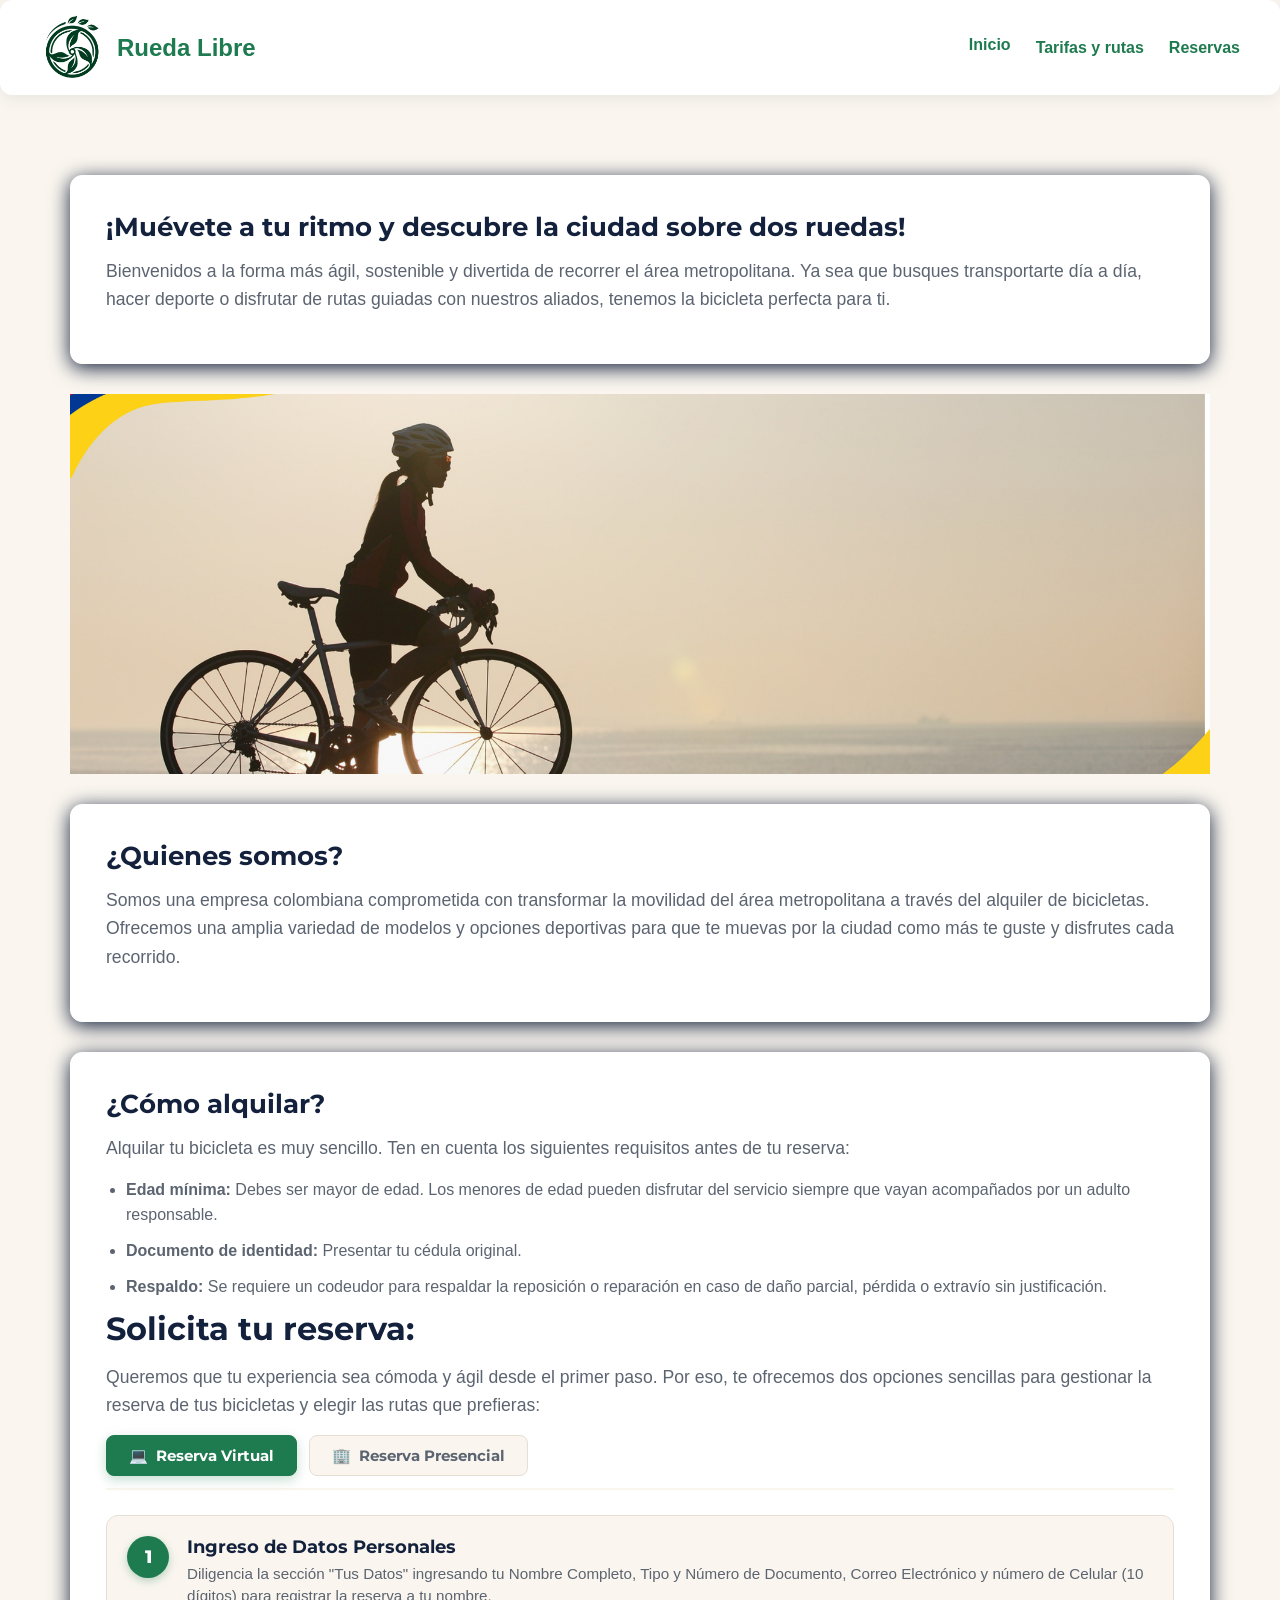
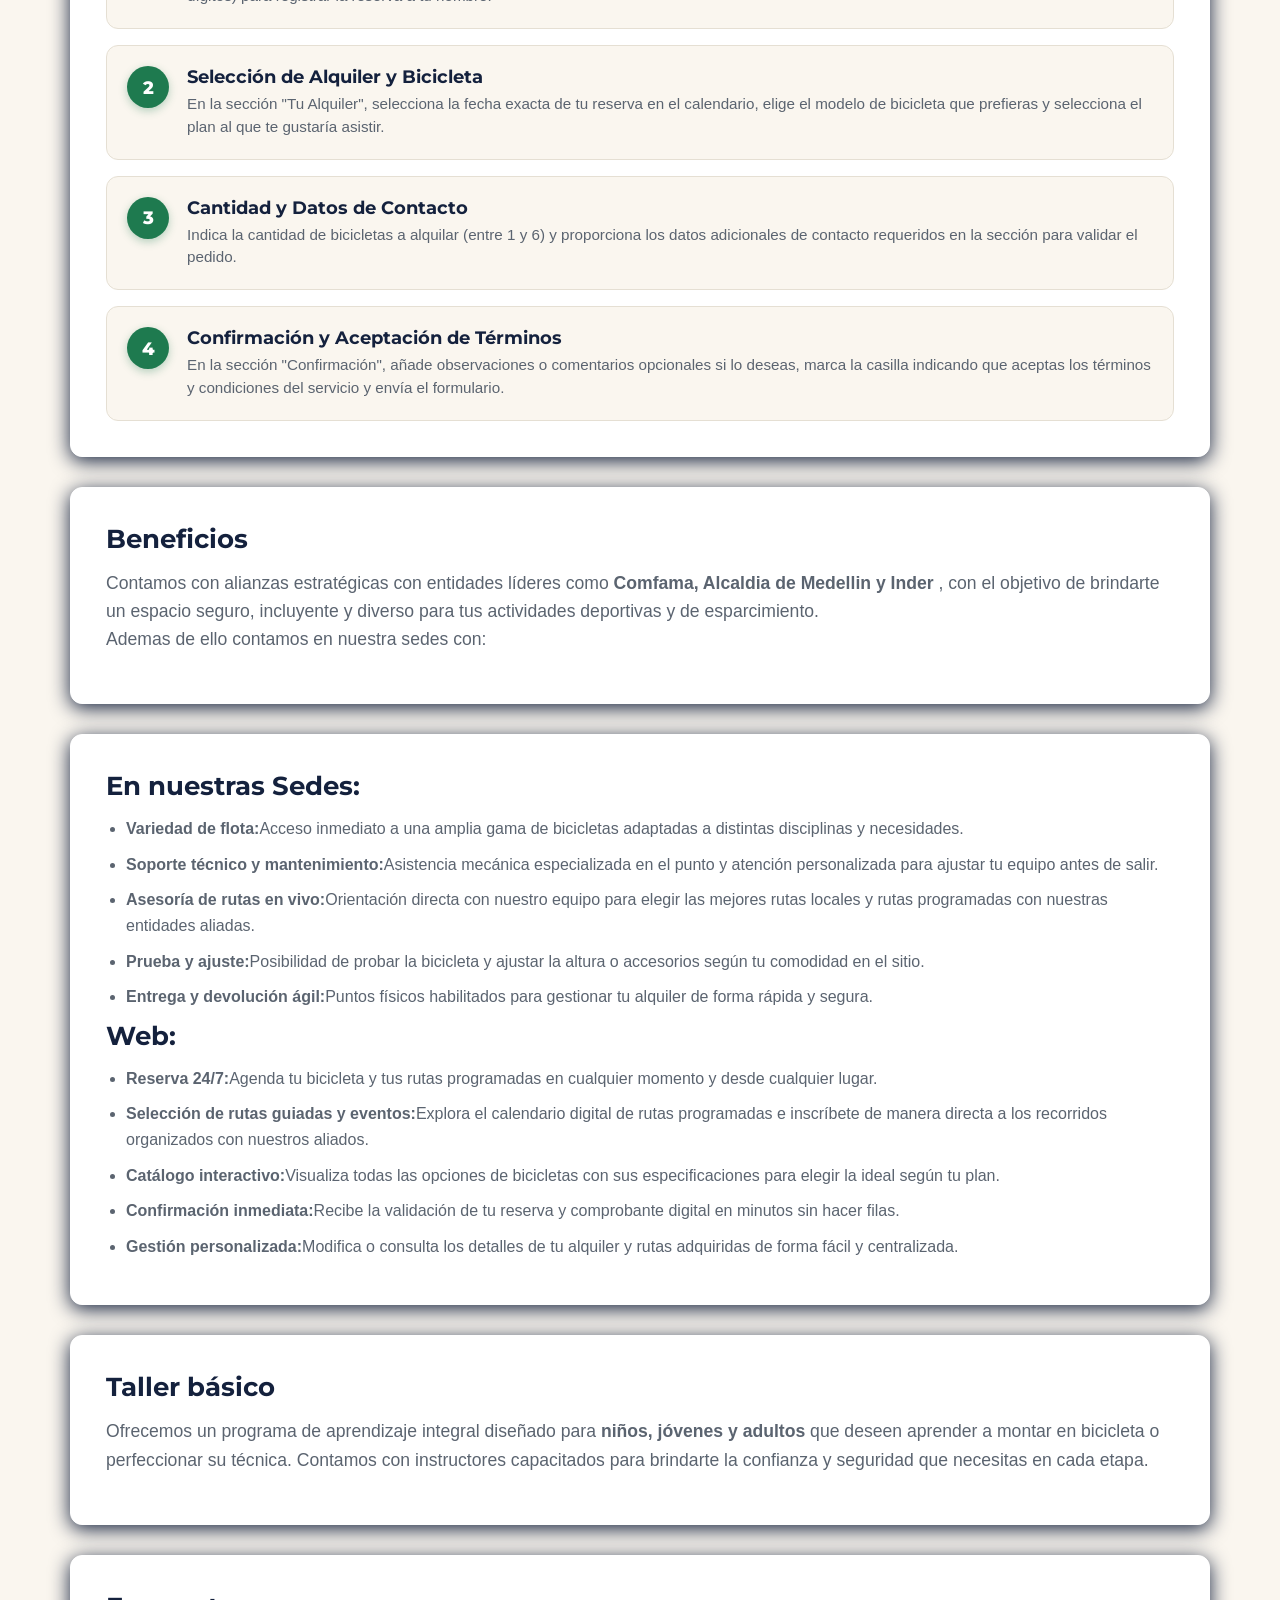
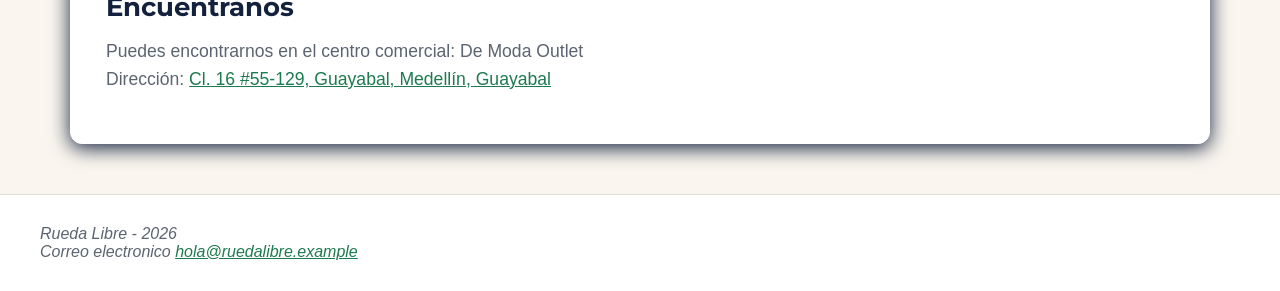
<file: index.html>
<!DOCTYPE html>
<html lang="es">
<!--Estructura HTML Y Head-->

<head>
    <meta charset="UTF-8">
    <meta name="viewport" content="width=device-width, initial-scale=1.0">
    <meta name="description"
        content="Rueda Libre es una empresa que fomenta para la movilidad sostenible y el uso de bicicletas en la ciudad por medio del modelo de alquiler.">
    <meta name="author" content="Nodo Digital">
    <title>Rueda Libre | Alquiler de bicicletas en Medellín</title>
    <link rel="shortcut icon" href="img/logos/Logo.png" type="image/x-icon">
    <link rel="preconnect" href="https://fonts.googleapis.com">
    <link rel="preconnect" href="https://fonts.gstatic.com" crossorigin>
    <link href="https://fonts.googleapis.com/css2?family=Montserrat:wght@700&display=swap" rel="stylesheet">
    <link rel="stylesheet" href="css/styles.css">
</head>

<body>
    <!--Header con titulo y secmento de barra nav-->
    <header id="Header">
        <div class="logo-container">
            <a href="index.html">
                <img src="img/logos/Logo.png" alt="Logo Rueda Libre"></a>
            <h1><a href="index.html">Rueda Libre</a></h1>

        </div>


        <!--Lista de enlaces-->
        <nav id="solicitud">
            <!-- Botón de las tres líneas (Menú Hamburguesa) -->
            <button class="menu-toggle" aria-label="Abrir menú">☰</button>
            <ul class="menu-principal">
                <!-- Menú desplegable para Inicio -->
                <li class="dropdown">
                    <a href="index.html">Inicio</a>
                    <ul class="dropdown-content">
                        <li><a href="#somos">¿Quiénes somos?</a></li>
                        <li><a href="#como">¿Cómo alquilar?</a></li>
                        <li><a href="#Beneficios">Beneficios</a></li>
                        <li><a href="#encuentranos">Encuéntranos</a></li>
                    </ul>
                </li>
                <!-- Enlaces principales afuera del desplegable -->
                <li><a href="paginas/tarifas.html">Tarifas y rutas</a></li>
                <li><a href="paginas/reserva.html">Reservas</a></li>
            </ul>
        </nav>
    </header>

    <!--Contenido principal y único de la página -->
    <main id="cuerpo">
        <!--Margen-->
        <div class="hero-container"></div>
        <article class="card" id="Bienvenida">
            <h2>¡Muévete a tu ritmo y descubre la ciudad sobre dos ruedas!</h2>
            <p>Bienvenidos a la forma más ágil, sostenible y divertida de recorrer el área metropolitana. Ya sea que
                busques transportarte día a día, hacer deporte o disfrutar de rutas guiadas con nuestros aliados,
                tenemos la bicicleta perfecta para ti.</p>
        </article>

        <!--Banner publicitario 1 -->
        <img src="img/Recursos/banner.png" alt="Bicicleta de alquiler" class="hero-img">

        <!--Bloque Quienes somos-->
        <article class="card" id="somos">
            <h2 tabindex="0">¿Quienes somos?</h2>
            <p>Somos una empresa colombiana comprometida con transformar la movilidad del área metropolitana a través
                del alquiler de bicicletas. Ofrecemos una amplia variedad de modelos y opciones deportivas para que te
                muevas por la ciudad como más te guste y disfrutes cada recorrido.
            </p>
        </article>

        <!--Bloque Alquiler-->
        <article class="card" id="como">
            <h2 tabindex="0">¿Cómo alquilar?</h2>
            <p>Alquilar tu bicicleta es muy sencillo. Ten en cuenta los siguientes requisitos antes de tu reserva:</p>
            <ul>
                <li><strong>Edad mínima:</strong> Debes ser mayor de edad. Los menores de edad pueden disfrutar del
                    servicio siempre que vayan acompañados por un adulto responsable.</li>
                <li><strong>Documento de identidad:</strong> Presentar tu cédula original.</li>
                <li><strong>Respaldo:</strong> Se requiere un codeudor para respaldar la reposición o reparación en caso
                    de daño parcial, pérdida o extravío sin justificación.</li>
            </ul>
            <!--Menu de pestanas-->
            <section>
                <div class="section-cabecera">
            </section>
            <h3 tabindex="0">Solicita tu reserva:</h3>
            <p>Queremos que tu experiencia sea cómoda y ágil desde el primer paso. Por eso, te ofrecemos dos opciones
                sencillas para gestionar la reserva de tus bicicletas y elegir las rutas que prefieras:</p>
            </div>
            <!-- Selector de pestañas -->
            <!-- Selector de pestañas -->
            <div class="tab-buttons">
                <button class="tab-btn active" onclick="switchTab(event, 'tab-virtual')">
                    <span>💻</span> Reserva Virtual
                </button>
                <button class="tab-btn" onclick="switchTab(event, 'tab-presencial')">
                    <span>🏢</span> Reserva Presencial
                </button>
            </div>

            <!-- Pestaña 1: Reserva Virtual -->
            <div id="tab-virtual" class="tab-pane active">
                <div class="steps-grid">
                    <div class="step-item">
                        <div class="step-badge virtual">1</div>
                        <div class="step-content">
                            <h3>Ingreso de Datos Personales</h3>
                            <p>Diligencia la sección "Tus Datos" ingresando tu Nombre Completo, Tipo y Número de
                                Documento, Correo Electrónico y número de Celular (10 dígitos) para registrar la reserva
                                a tu nombre.</p>
                        </div>
                    </div>

                    <div class="step-item">
                        <div class="step-badge virtual">2</div>
                        <div class="step-content">
                            <h3>Selección de Alquiler y Bicicleta</h3>
                            <p>En la sección "Tu Alquiler", selecciona la fecha exacta de tu reserva en el calendario,
                                elige el modelo de bicicleta que prefieras y selecciona el plan al que te gustaría
                                asistir.</p>
                        </div>
                    </div>

                    <div class="step-item">
                        <div class="step-badge virtual">3</div>
                        <div class="step-content">
                            <h3>Cantidad y Datos de Contacto</h3>
                            <p>Indica la cantidad de bicicletas a alquilar (entre 1 y 6) y proporciona los datos
                                adicionales de contacto requeridos en la sección para validar el pedido.</p>
                        </div>
                    </div>

                    <div class="step-item">
                        <div class="step-badge virtual">4</div>
                        <div class="step-content">
                            <h3>Confirmación y Aceptación de Términos</h3>
                            <p>En la sección "Confirmación", añade observaciones o comentarios opcionales si lo deseas,
                                marca la casilla indicando que aceptas los términos y condiciones del servicio y envía
                                el formulario.</p>
                        </div>
                    </div>
                </div>
            </div>

            <!-- Pestaña 2: Reserva Presencial -->
            <div id="tab-presencial" class="tab-pane">
                <div class="steps-grid">
                    <div class="step-item">
                        <div class="step-badge presencial">1</div>
                        <div class="step-content">
                            <h3>Acreditación en Ventanilla</h3>
                            <p>Acércate al módulo de atención y presenta tu documento de identidad original para que el
                                encargado verifique tus datos en el sistema.</p>
                        </div>
                    </div>

                    <div class="step-item">
                        <div class="step-badge presencial">2</div>
                        <div class="step-content">
                            <h3>Elección e Inspección de la Bicicleta</h3>
                            <p>Selecciona el modelo disponible en el punto de atención y realiza una breve inspección
                                física junto al personal para verificar que los frenos, llantas y luces estén en buen
                                estado.</p>
                        </div>
                    </div>

                    <div class="step-item">
                        <div class="step-badge presencial">3</div>
                        <div class="step-content">
                            <h3>Acuerdo de Horarios y Servicios Extra</h3>
                            <p>Define la cantidad de tiempo que usaremos la bicicleta e indica si requieres accesorios
                                adicionales (como casco, candado de alta seguridad o portaequipaje).</p>
                        </div>
                    </div>

                    <div class="step-item">
                        <div class="step-badge presencial">4</div>
                        <div class="step-content">
                            <h3>Firma de Contrato y Pago</h3>
                            <p>Firma el formulario físico (o firma digital en tablet) con los términos y condiciones del
                                servicio, y realiza el pago en efectivo o con datáfono.</p>
                        </div>
                    </div>

                    <div class="step-item">
                        <div class="step-badge presencial">5</div>
                        <div class="step-content">
                            <h3>Entrega e Instrucciones de Uso</h3>
                            <p>Recibe la bicicleta junto con las llaves del candado y una breve explicación sobre las
                                normas de circulación y los puntos autorizados de devolución.</p>
                        </div>
                    </div>
                </div>
            </div>
            </section>
        </article>

        <!--Bloque Beneficios-->
        <article class="card" id="Beneficios">
            <h2 tabindex="0">Beneficios</h2>
            <p>Contamos con alianzas estratégicas con entidades líderes como <strong>Comfama, Alcaldia de
                    Medellin y Inder</strong> , con el objetivo de brindarte un espacio seguro, incluyente y diverso
                para tus actividades deportivas y de esparcimiento. <br>
                Ademas de ello contamos en nuestra sedes con:</p>
        </article>

        <!--Benefecios Sede-->
        <article class="card" id="Sede">
            <h2 tabindex="0">En nuestras Sedes:</h2>
            <ul>
                <li><strong>Variedad de flota:</strong>Acceso inmediato a una amplia gama de bicicletas adaptadas a
                    distintas disciplinas y necesidades.</li>
                <li><strong>Soporte técnico y mantenimiento:</strong>Asistencia mecánica especializada en el punto y
                    atención personalizada para ajustar tu equipo antes de salir.</li>
                <li><strong>Asesoría de rutas en vivo:</strong>Orientación directa con nuestro equipo para elegir
                    las mejores rutas locales y rutas programadas con nuestras entidades aliadas.</li>
                <li><strong>Prueba y ajuste:</strong>Posibilidad de probar la bicicleta y ajustar la altura o
                    accesorios según tu comodidad en el sitio.</li>
                <li><strong>Entrega y devolución ágil:</strong>Puntos físicos habilitados para gestionar tu alquiler
                    de forma rápida y segura.</li>
            </ul>
            <!--Beneficios Web-->
            <h2>Web:</h2>
            <ul>
                <li><strong>Reserva 24/7:</strong>Agenda tu bicicleta y tus rutas programadas en cualquier momento y
                    desde cualquier lugar.</li>
                <li><strong>Selección de rutas guiadas y eventos:</strong>Explora el calendario digital de rutas
                    programadas e inscríbete de manera directa a los recorridos organizados con nuestros aliados.
                </li>
                <li><strong>Catálogo interactivo:</strong>Visualiza todas las opciones de bicicletas con sus
                    especificaciones para elegir la ideal según tu plan.</li>
                <li><strong>Confirmación inmediata:</strong>Recibe la validación de tu reserva y comprobante digital
                    en
                    minutos sin hacer filas.</li>
                <li><strong>Gestión personalizada:</strong>Modifica o consulta los detalles de tu alquiler y rutas
                    adquiridas de forma fácil y centralizada.</li>
            </ul>
        </article>

        <article class="card" id="taller">
            <h2 tabindex="0">Taller básico</h2>
            <p>Ofrecemos un programa de aprendizaje integral diseñado para <strong>niños, jóvenes y adultos</strong>
                que deseen
                aprender a montar en bicicleta o perfeccionar su técnica. Contamos con instructores capacitados para
                brindarte la confianza y seguridad que necesitas en cada etapa.</p>
        </article>

        <article class="card" id="encuentranos">
            <h2 tabindex="0">Encuentranos</h2>
            <p>Puedes encontrarnos en el centro comercial: De Moda Outlet <br>
                Dirección: <a href="https://maps.app.goo.gl/QdZTCFtZoWYCsube9" target="_blank">Cl. 16 #55-129, Guayabal, Medellín, Guayabal</a></p>
        </article>
    </main>

    <!--Pie de pagina-->
    <footer id="pie-pagina">
        <address>
            Rueda Libre - 2026 <br>
            Correo electronico <a href="mailto:hola@ruedalibre.example" target="_blank"
                rel="noopener noreferrer">hola@ruedalibre.example</a>
        </address>
    </footer>

    <!--Scripts (Esto esta hecho con IA)-->
    <script>
        const btnToggle = document.querySelector('.menu-toggle');
        const menuPrincipal = document.querySelector('.menu-principal');

        if (btnToggle && menuPrincipal) {
            btnToggle.addEventListener('click', () => {
                menuPrincipal.classList.toggle('activo');
            });
        }
    </script>
    <script>
        function switchTab(event, tabId) {
            // Desactivar todos los botones
            const buttons = document.querySelectorAll('.tab-btn');
            buttons.forEach(btn => btn.classList.remove('active'));

            // Ocultar todas las pestañas
            const panes = document.querySelectorAll('.tab-pane');
            panes.forEach(pane => pane.classList.remove('active'));

            // Activar la pestaña y el botón seleccionado
            event.currentTarget.classList.add('active');
            document.getElementById(tabId).classList.add('active');
        }
    </script>
</body>

</html>
</file>
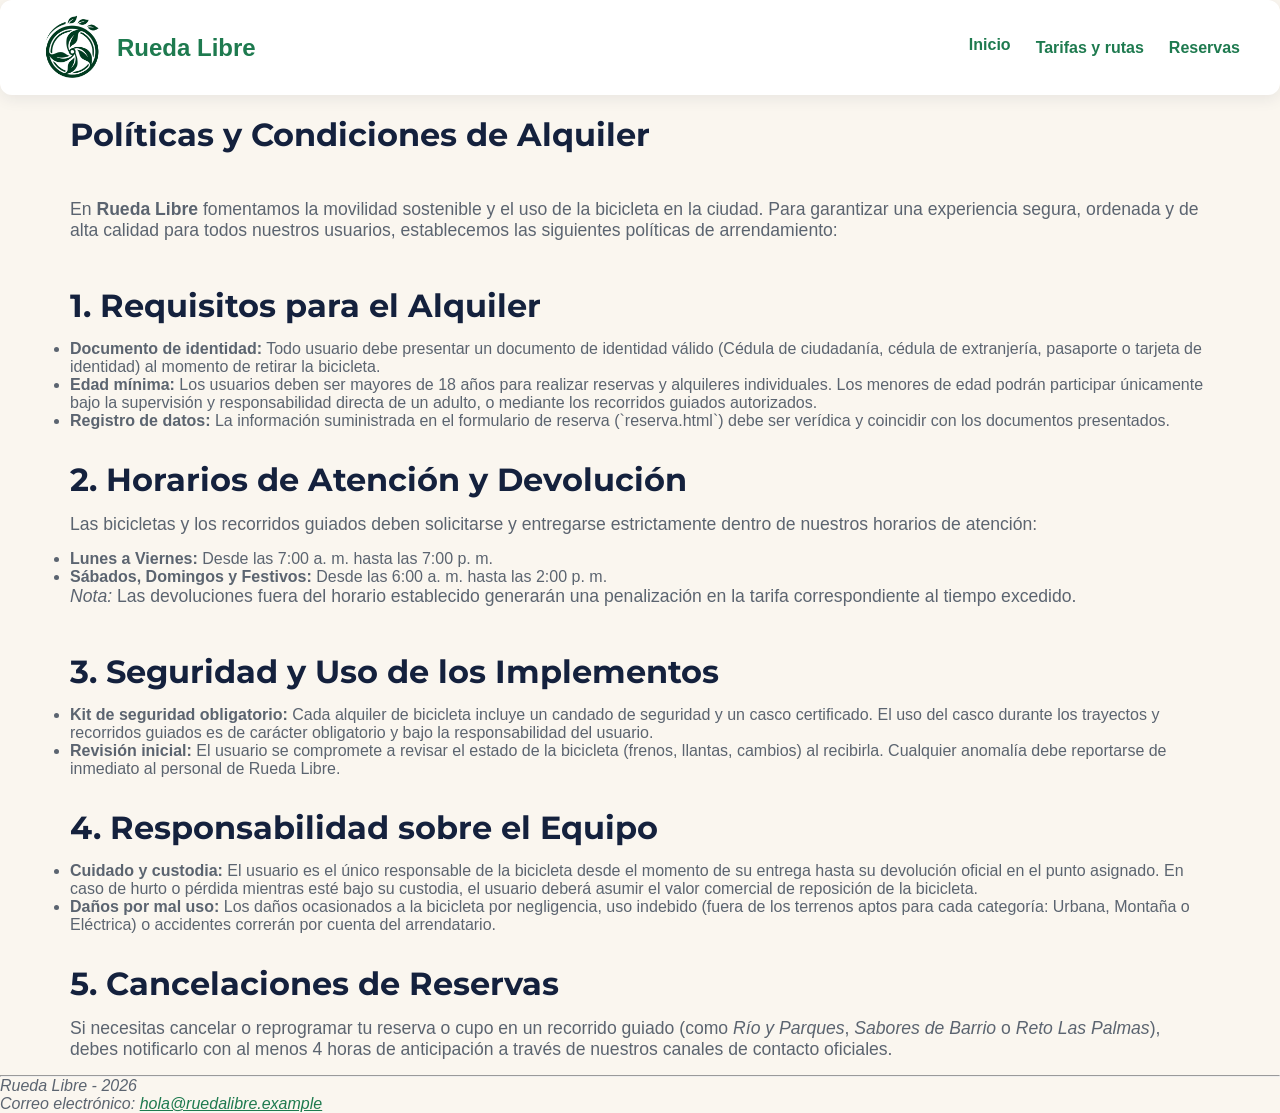
<file: paginas/politicas.html>
<!DOCTYPE html>
<html lang="es">

<head>
    <meta charset="UTF-8">
    <meta name="viewport" content="width=device-width, initial-scale=1.0">
    <meta name="description"
        content="Rueda Libre es una empresa que fomenta para la movilidad sostenible y el uso de bicicletas en la ciudad por medio del modelo de alquiler.">
    <meta name="author" content="Nodo Digital">
    <title>Rueda Libre | Alquiler de bicicletas en Medellín</title>
    <link rel="shortcut icon" href="img/logos/Logo.png" type="image/x-icon">
    <link rel="preconnect" href="https://fonts.googleapis.com">
    <link rel="preconnect" href="https://fonts.gstatic.com" crossorigin>
    <link href="https://fonts.googleapis.com/css2?family=Montserrat:wght@700&display=swap" rel="stylesheet">
    <link rel="stylesheet" href="../css/styles.css">
</head>

<body>
    <!--Header con titulo y secmento de barra nav-->
    <header id="Header">
        <div class="logo-container">
            <a href="../index.html">
                <img src="../img/logos/Logo.png" alt="Logo Rueda Libre"></a>
            <h1><a href="../index.html">Rueda Libre</a></h1>
        </div>

        <!--Lista de enlaces-->
        <nav id="solicitud">
            <!-- Botón de las tres líneas (Menú Hamburguesa) -->
            <button class="menu-toggle" aria-label="Abrir menú">☰</button>
            <ul class="menu-principal">
                <!-- Menú desplegable para Inicio -->
                <li class="dropdown">
                    <a href="../index.html">Inicio</a>
                    <ul class="dropdown-content">
                        <li><a href="../index.html#somos">¿Quiénes somos?</a></li>
                        <li><a href="#Beneficios">Beneficios</a></li>
                        <li><a href="#como">¿Cómo alquilar?</a></li>
                        <li><a href="#encuentranos">Encuéntranos</a></li>
                    </ul>
                </li>
                <!-- Enlaces principales afuera del desplegable -->
                <li><a href="tarifas.html">Tarifas y rutas</a></li>
                <li><a href="reserva.html">Reservas</a></li>
            </ul>
        </nav>
    </header>

    <!-- Contenido Principal -->
    <main id="cuerpo">
        <h2 tabindex="0">Políticas y Condiciones de Alquiler</h2>
        <p>En <strong>Rueda Libre</strong> fomentamos la movilidad sostenible y el uso de la bicicleta en la ciudad. Para garantizar una experiencia segura, ordenada y de alta calidad para todos nuestros usuarios, establecemos las siguientes políticas de arrendamiento:</p>

        <!-- Sección 1 -->
        <section id="requisitos">
            <h3 tabindex="0">1. Requisitos para el Alquiler</h3>
            <ul>
                <li><strong>Documento de identidad:</strong> Todo usuario debe presentar un documento de identidad válido (Cédula de ciudadanía, cédula de extranjería, pasaporte o tarjeta de identidad) al momento de retirar la bicicleta.</li>
                <li><strong>Edad mínima:</strong> Los usuarios deben ser mayores de 18 años para realizar reservas y alquileres individuales. Los menores de edad podrán participar únicamente bajo la supervisión y responsabilidad directa de un adulto, o mediante los recorridos guiados autorizados.</li>
                <li><strong>Registro de datos:</strong> La información suministrada en el formulario de reserva (`reserva.html`) debe ser verídica y coincidir con los documentos presentados.</li>
            </ul>
        </section>

        <!-- Sección 2 -->
        <section id="horarios-prestamo">
            <h3 tabindex="0">2. Horarios de Atención y Devolución</h3>
            <p>Las bicicletas y los recorridos guiados deben solicitarse y entregarse estrictamente dentro de nuestros horarios de atención:</p>
            <ul>
                <li><strong>Lunes a Viernes:</strong> Desde las 7:00 a. m. hasta las 7:00 p. m.</li>
                <li><strong>Sábados, Domingos y Festivos:</strong> Desde las 6:00 a. m. hasta las 2:00 p. m.</li>
            </ul>
            <p><em>Nota:</em> Las devoluciones fuera del horario establecido generarán una penalización en la tarifa correspondiente al tiempo excedido.</p>
        </section>

        <!-- Sección 3 -->
        <section id="implementos-seguridad">
            <h3 tabindex="0">3. Seguridad y Uso de los Implementos</h3>
            <ul>
                <li><strong>Kit de seguridad obligatorio:</strong> Cada alquiler de bicicleta incluye un candado de seguridad y un casco certificado. El uso del casco durante los trayectos y recorridos guiados es de carácter obligatorio y bajo la responsabilidad del usuario.</li>
                <li><strong>Revisión inicial:</strong> El usuario se compromete a revisar el estado de la bicicleta (frenos, llantas, cambios) al recibirla. Cualquier anomalía debe reportarse de inmediato al personal de Rueda Libre.</li>
            </ul>
        </section>

        <!-- Sección 4 -->
        <section id="responsabilidad-danos">
            <h3 tabindex="0">4. Responsabilidad sobre el Equipo</h3>
            <ul>
                <li><strong>Cuidado y custodia:</strong> El usuario es el único responsable de la bicicleta desde el momento de su entrega hasta su devolución oficial en el punto asignado. En caso de hurto o pérdida mientras esté bajo su custodia, el usuario deberá asumir el valor comercial de reposición de la bicicleta.</li>
                <li><strong>Daños por mal uso:</strong> Los daños ocasionados a la bicicleta por negligencia, uso indebido (fuera de los terrenos aptos para cada categoría: Urbana, Montaña o Eléctrica) o accidentes correrán por cuenta del arrendatario.</li>
            </ul>
        </section>

        <!-- Sección 5 -->
        <section id="cancelaciones">
            <h3 tabindex="0">5. Cancelaciones de Reservas</h3>
            <p>Si necesitas cancelar o reprogramar tu reserva o cupo en un recorrido guiado (como <em>Río y Parques</em>, <em>Sabores de Barrio</em> o <em>Reto Las Palmas</em>), debes notificarlo con al menos 4 horas de anticipación a través de nuestros canales de contacto oficiales.</p>
        </section>
    </main>

    <hr>

    <!-- Pie de página -->
    <footer>
        <address>
            Rueda Libre - 2026 <br>
            Correo electrónico: <a href="mailto:hola@ruedalibre.example" target="_blank" rel="noopener noreferrer">hola@ruedalibre.example</a>
        </address>
    </footer>
</body>

</html>
</file>
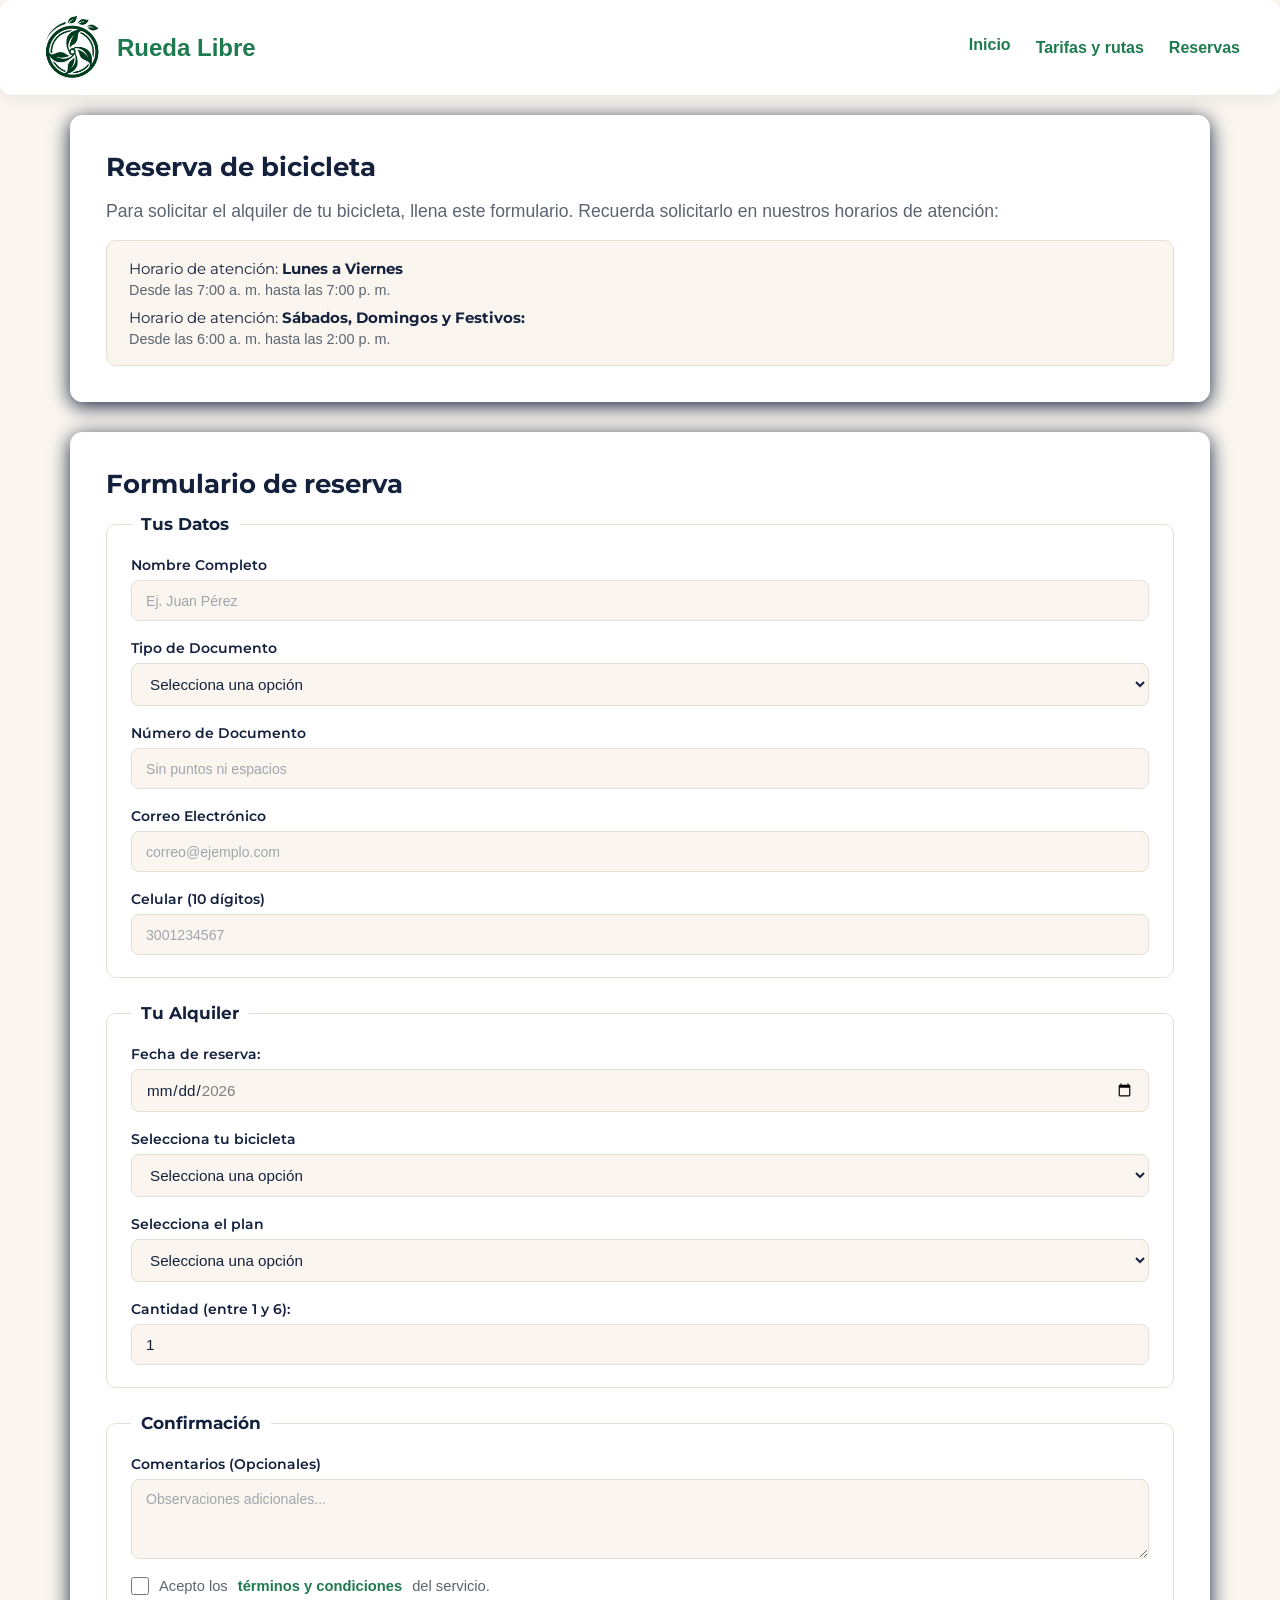
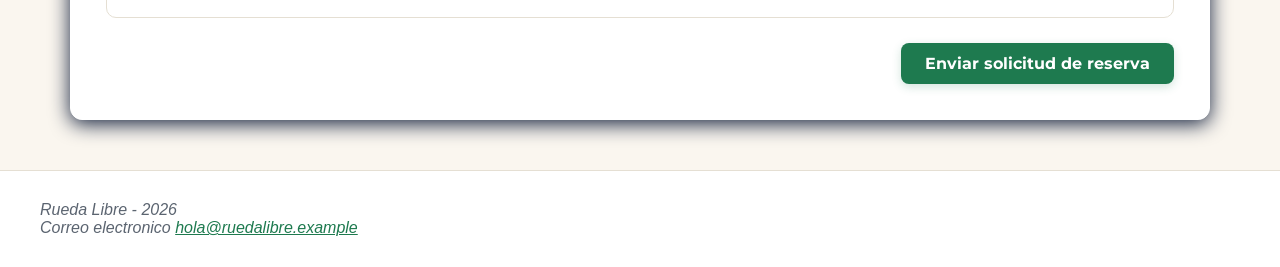
<file: paginas/reserva.html>
<!DOCTYPE html>
<html lang="es">

<head>
    <meta charset="UTF-8">
    <meta name="viewport" content="width=device-width, initial-scale=1.0">
    <meta name="description"
        content="Rueda Libre es una empresa que fomenta para la movilidad sostenible y el uso de bicicletas en la ciudad por medio del modelo de alquiler.">
    <meta name="author" content="Nodo Digital">
    <title>Rueda Libre | Alquiler de bicicletas en Medellín</title>
    <link rel="shortcut icon" href="img/logos/Logo.png" type="image/x-icon">
    <link rel="preconnect" href="https://fonts.googleapis.com">
    <link rel="preconnect" href="https://fonts.gstatic.com" crossorigin>
    <link href="https://fonts.googleapis.com/css2?family=Montserrat:wght@700&display=swap" rel="stylesheet">
    <link rel="stylesheet" href="../css/styles.css">

<body>
    <!--Header con titulo y secmento de barra nav-->
    <header id="Header">
        <div class="logo-container">
            <a href="../index.html">
                <img src="../img/logos/Logo.png" alt="Logo Rueda Libre"></a>
            <h1><a href="../index.html">Rueda Libre</a></h1>
        </div>

        <!--Lista de enlaces-->
        <nav id="solicitud">
            <!-- Botón de las tres líneas (Menú Hamburguesa) -->
            <button class="menu-toggle" aria-label="Abrir menú">☰</button>
            <ul class="menu-principal">
                <!-- Menú desplegable para Inicio -->
                <li class="dropdown">
                    <a href="index.html">Inicio</a>
                    <ul class="dropdown-content">
                        <li><a href="#somos">¿Quiénes somos?</a></li>
                        <li><a href="#como">¿Cómo alquilar?</a></li>
                        <li><a href="#Beneficios">Beneficios</a></li>
                        <li><a href="#encuentranos">Encuéntranos</a></li>
                    </ul>
                </li>
                <!-- Enlaces principales afuera del desplegable -->
                <li><a href="tarifas.html">Tarifas y rutas</a></li>
                <li><a href="reserva.html">Reservas</a></li>
            </ul>
        </nav>
    </header>

<main id="cuerpo">
        <!-- Tarjeta de Horarios de Atención -->
        <article class="card" id="horario">
            <h2 tabindex="0">Reserva de bicicleta</h2>
            <p>Para solicitar el alquiler de tu bicicleta, llena este formulario. Recuerda solicitarlo en nuestros horarios de atención:</p>
            
            <aside class="horarios-box">
                <dl>
                    <dt>Horario de atención: <strong>Lunes a Viernes</strong></dt>
                    <dd>Desde las 7:00 a. m. hasta las 7:00 p. m.</dd>
                    <dt>Horario de atención: <strong>Sábados, Domingos y Festivos:</strong></dt>
                    <dd>Desde las 6:00 a. m. hasta las 2:00 p. m.</dd>
                </dl>
            </aside>
        </article>

        <!-- Tarjeta del Formulario -->
        <section class="card" id="Formulario">
            <h2 tabindex="0">Formulario de reserva</h2>
            
            <form action="#" method="post">
                <!-- Campo 1: Tus Datos -->
                <fieldset class="form-fieldset">
                    <legend>Tus Datos</legend>
                    <div class="form-group">
                        <label for="nombre">Nombre Completo</label>
                        <input type="text" id="nombre" name="nombre" required minlength="3" placeholder="Ej. Juan Pérez">
                    </div>
                    <div class="form-group">
                        <label for="tipo-documento">Tipo de Documento</label>
                        <select name="tipo-documento" id="tipo-documento" required>
                            <option value="" disabled selected>Selecciona una opción</option>
                            <option value="cc">Cédula de ciudadanía</option>
                            <option value="ce">Cédula de extranjería</option>
                            <option value="pasaporte">Pasaporte</option>
                            <option value="ti">Tarjeta de identidad</option>
                        </select>
                    </div>
                    <div class="form-group">
                        <label for="numero-documento">Número de Documento</label>
                        <input type="text" id="numero-documento" name="numero-documento" required maxlength="10" placeholder="Sin puntos ni espacios">
                    </div>
                    <div class="form-group">
                        <label for="correo">Correo Electrónico</label>
                        <input type="email" id="correo" name="correo" required placeholder="correo@ejemplo.com">
                    </div>
                    <div class="form-group">
                        <label for="telefono">Celular (10 dígitos)</label>
                        <input type="tel" id="telefono" name="telefono" pattern="[0-9]{10}" maxlength="10" required placeholder="3001234567">
                    </div>
                </fieldset>

                <!-- Campo 2: Tu Alquiler -->
                <fieldset class="form-fieldset">
                    <legend>Tu Alquiler</legend>
                    <div class="form-group">
                        <label for="fecha-reserva">Fecha de reserva:</label>
                        <input type="date" id="fecha-reserva" name="fecha-reserva" min="2026-11-01" max="2026-12-31">
                    </div>
                    <div class="form-group">
                        <label for="tipo-alquiler">Selecciona tu bicicleta</label>
                        <select name="tipo-alquiler" id="tipo-alquiler" required>
                            <option value="" disabled selected>Selecciona una opción</option>
                            <option value="urbana">Urbana</option>
                            <option value="montana">Montaña</option>
                            <option value="electrica">Eléctrica</option>
                        </select>
                    </div>
                    <div class="form-group">
                        <label for="tipo-plan">Selecciona el plan</label>
                        <select name="tipo-plan" id="tipo-plan" required>
                            <option value="" disabled selected>Selecciona una opción</option>
                            <option value="no-aplica">No aplica (Libre)</option>
                            <option value="rio">Río y Parques</option>
                            <option value="sabores">Sabores de Barrio</option>
                            <option value="reto">Reto Las Palmas</option>
                        </select>
                    </div>
                    <div class="form-group">
                        <label for="cantidad">Cantidad (entre 1 y 6):</label>
                        <input type="number" id="cantidad" name="cantidad" min="1" max="6" value="1" required>
                    </div>
                </fieldset>

                <!-- Campo 3: Confirmación -->
                <fieldset class="form-fieldset">
                    <legend>Confirmación</legend>
                    <div class="form-group">
                        <label for="comentarios">Comentarios (Opcionales)</label>
                        <textarea id="comentarios" name="comentarios" maxlength="300" rows="3" placeholder="Observaciones adicionales..."></textarea>
                    </div>
                    <div class="form-group checkbox-group">
                        <label>
                            <input type="checkbox" name="politicas" required>
                            Acepto los <a href="politicas.html" target="_blank" rel="noopener noreferrer">términos y condiciones</a> del servicio.
                        </label>
                    </div>
                </fieldset>

                <div class="form-action">
                    <button type="submit" class="btn-reserva">Enviar solicitud de reserva</button>
                </div>
            </form>
        </section>
    </main>

    <!--Pie de pagina-->
    <footer id="pie-pagina">
        <address>
            Rueda Libre - 2026 <br>
            Correo electronico <a href="mailto:hola@ruedalibre.example" target="_blank"
                rel="noopener noreferrer">hola@ruedalibre.example</a>
        </address>
    </footer>
</body>

</html>
</file>
<file: css/styles.css>
:root {
    --verde-ruta: #1E7A4F;
    --naranja-pedal: #F39A2B;
    --azul-noche: #14213D;
    --crema: #FAF6EF;
    --gris-asfalto: #5B6470;
}

/* ==========================================
    1. CONFIGURACIÓN GENERAL Y TIPOGRAFÍA FLUIDA
   ========================================== */

/*Efecto para scroll*/
html {
    scroll-behavior: smooth;
    scroll-padding-top: 100px;
}

/* Tipografía global para el cuerpo de la página */
body {
    font-family: sans-serif;
    color: var(--gris-asfalto);
    margin: 0;
    padding: 20px clamp (15px, 4vw, 40px);
}

/* Tipografía de Montserrat exclusivamente para los títulos */
h1,
h2,
h3 {
    font-family: "Montserrat", sans-serif;
    color: var(--azul-noche);
    font-optical-sizing: auto;
    font-weight: 700;
    font-style: normal;
}

h1 {
    font-size: clamp (1.8rem, 2.5vw + 1rem, 2.5rem);
    margin: 0;
}

h2 {
    font-size: clamp(1.4rem, 2vw + 0.8rem, 2rem);
    margin-bottom: 15px;
}

h3 {
    font-size: clamp(1.4rem, 2vw + 0.8rem, 2rem);
    margin-bottom: 15px;
}

p {
    font-size: clamp(0.95rem, 1vw + 0.5rem, 1.1rem);
    margin-bottom: 15px;
}

#Header {
    background-color: var(--crema);
}

#Header h1 a {
    text-decoration: none;
    color: var(--verde-ruta);
}

#cuerpo {
    background-color: var(--crema);
}

a {
    color: var(--verde-ruta)
}

a:hover {
    color: var(--naranja-pedal)
}

/* ==========================================
    2. ENCABEZADO (HEADER) Y NAVEGACIÓN
   ========================================== */

#Header {
    position: sticky;
    top: 0; /* Queda flotando suavemente arriba */
    z-index: 1000;
    display: flex;
    align-items: center;
    justify-content: space-between;
    background-color: #ffffff; /* Fondo blanco compacto tipo tarjeta */
    padding: 15px 40px; /* Relleno compacto para que no sea incómodo */
    border-radius: 12px;
    box-shadow: 0px 4px 15px rgba(20, 33, 61, 0.08); /* Sombra suave de flotación */
    margin-bottom: 20px;
}

#Header h1 {
    font-family: "Monserrat", sans-serif;
    font-size: 1.5rem;
    font-weight: 700;
    margin: 0;
}

/*Alinea el logo completamente a la izquierda */
.logo-container {
    display: flex;
    align-items: center;
    /* Pone el logo y el h1 estrictamente lado a lado */
    gap: 12px;
}

.logo-container img{
    width: 65px;
    height: auto;
    display: block;
}
/*Alinea el menú de navegación completamente a la derecha */
#solicitud {
    display: flex;
    align-items: center;
}

/* Converte la lista en una fila horizontal y elimina los puntos de lista */
#solicitud ul.menu-principal {
    display: flex;
    list-style: none;
    align-items: center;
    gap: 30px;
    margin: 0;
    padding: 0;
}

/* Oculta el botón de hamburguesa por defecto en pantallas grandes */
.menu-toggle {
    display: none;
    background: none;
    border: none;
    font-size: 1.8rem;
    cursor: pointer;
    color: #14213D
}

/* Estilo de los textos */
#solicitud a {
    font-weight: bold;
    text-decoration: none;
}

#solicitud .dropdown {
    position: relative;
    padding-bottom: 5px;
}

#solicitud .dropdown-content {
    display: none;
    position: absolute;
    top: 100%;
    left: 0;
    background-color: var(--crema);
    box-shadow: 0px 4px 12px var(--azul-noche);
    list-style: none;
    padding: 10px 0;
    min-width: 200px;
    border-radius: 6px;
    z-index: 100;
    flex-direction: column;
}

#solicitud .dropdown:hover .dropdown-content {
    display: flex;
    flex-direction: column;
}

#solicitud .dropdown-content li {
    width: 100%;
}

#solicitud .dropdown-content li a {
    padding: 10px 15px;
    display: block;
    color: var(--azul-noche);
    font-weight: normal;
    text-decoration: none;
    white-space: nowrap;
}

#solicitud .dropdown-content li a:hover {
    background-color: var(--crema);
    color: var(--naranja-pedal);
}

/* ==========================================
    ESTILOS DE PANTALLA GRANDE (DESKTOP)
   ========================================== */

#solicitud ul.menu-principal {
    display: flex;
    list-style: none;
    align-items: center;
    gap: 25px;
    margin: 0;
    padding: 0;
}

.menu-toggle {
    display: none; /* En computador NO se muestra la hamburguesa */
}
/* ==========================================================
    DISEÑO RESPONSIVO (Cuando la pantalla es menor a 768px)
   ========================================================== */

@media (max-width: 768px) {
    /* Muestra únicamente la hamburguesa en pantallas pequeñas */
    .menu-toggle {
        display: block;
        background: none;
        border: none;
        font-size: 1.8rem;
        cursor: pointer;
        color: var(--azul-noche);
    }

    /* Oculta la lista principal hasta que se haga clic en la hamburguesa */
    #solicitud ul.menu-principal {
        display: none;
        flex-direction: column;
        position: absolute;
        top: 100%;
        right: 20px;
        background-color: #ffffff;
        padding: 15px;
        box-shadow: 0px 4px 12px rgba(0, 0, 0, 0.15);
        border-radius: 8px;
        z-index: 99;
    }

    /* Cuando JavaScript le agregue la clase 'activo', se muestra */
    #solicitud ul.menu-principal.activo {
        display: flex;
    }
}

/* ==========================================
    3. CUERPO Y CARDS
   ========================================== */

/* ==========================================
    BANNER PRINCIPAL (AJUSTADO AL BORD)
   ========================================== */
.hero-container {
    width: 100%;
    max-height: 380px; /* Controla la altura para no ocupar toda la pantalla */
    overflow: hidden;
    border-radius: 14px;
    box-shadow: 0px 4px 15px var(--azul-noche);
    margin-bottom: 30px;
}

.hero-img {
    width: 100%;
    height: 100%;
    max-height: 380px;
    object-fit: cover; /* Recorta la imagen limpiamente sin deformarla */
    display: block;
}
* {
    box-sizing: border-box;
    margin: 0;
    padding: 0;
}
body {
    margin: 0;
    padding: 10px 10 30px 10px;
    background-color: var(--crema);
}
#cuerpo {
    display: flex;
    flex-direction: column;
    gap: 30px; /* Espacio entre sección y sección */
    width: 100%;
    box-sizing: border-box;
}

/* 2. Banner de la imagen principal para que ocupe todo el ancho y no deje huecos */
.hero-imagen, #Header + p img, header + img {
    width: 100%;
    max-height: 400px;
    object-fit: cover; /* Ajusta la imagen sin deformarla */
    border-radius: 12px;
    display: block;
    margin: 20px 0;
}
/* Diseño de tarjeta para cada sección */
.card {
    background-color: #ffffff;
    padding: 35px;
    border-radius: 12px;
    box-shadow: 0px 4px 20px var(--azul-noche);
    border: 1px solid #ffffff;
}

/* Títulos dentro de las tarjetas */
.card h2 {
    font-family: 'Montserrat', sans-serif;
    color: var(--azul-noche);
    font-size: 1.6rem;
    margin-top: 0;
    margin-bottom: 15px;
}

/* Textos generales y listas dentro de las tarjetas */
.card p {
    color: var(--gris-asfalto);
    line-height: 1.6;
    margin-bottom: 15px;
}

.card ul {
    margin: 0;
    padding-left: 20px;
}

.card li {
    color: var(--gris-asfalto);
    line-height: 1.6;
    margin-bottom: 10px;
}

.hero-container, #cuerpo {
    padding: 0 30px; /* Margen seguro para las tarjetas y el banner inferiores */
    max-width: 1200px;
    margin-left: auto;
    margin-right: auto;
}

/* ==========================================
    Botones de Pestañas (Tabs)
   ========================================== */

.tab-buttons{
    display: flex;
    gap: 12px;
    margin-bottom: 25px;
    border-bottom: 2px solid var(--crema);
    padding-bottom: 12px;
}

.tab-btn{
    background-color: #FAF6EF;
    border: 1px solid #E5DFD3;
    color: var(--gris-asfalto);
    padding: 10px 22px;
    border-radius: 8px;
    font-family: 'Montserrat', sans-serif;
    font-weight: 700;
    font-size: 0.95rem;
    cursor: pointer;
    display: flex;
    align-items: center;
    gap: 8px;
    transition: all 0.25s ease;
}

.tab-btn:hover {
    background-color: #ffffff;
    border-color: var(--verde-ruta);
    color: var(--verde-ruta);
}

.tab-btn.active {
    background-color: var(--verde-ruta);
    color: #ffffff;
    border-color: var(--verde-ruta);
    box-shadow: 0px 4px 12px rgba(30, 122, 79, 0.25);
}

/* Paneles de Contenido */
.tab-pane {
    display: none;
}

.tab-pane.active {
    display: block;
    animation: fadeInUp 0.35s ease forwards;
}

@keyframes fadeInUp {
    from {
        opacity: 0;
        transform: translateY(8px);
    }
    to {
        opacity: 1;
        transform: translateY(0);
    }
}

/* Grid y Tarjetas de Pasos */
.steps-grid {
    display: flex;
    flex-direction: column;
    gap: 16px;
}

.step-item {
    display: flex;
    align-items: flex-start;
    gap: 18px;
    background-color: #FAF6EF;
    border: 1px solid #E5DFD3;
    border-radius: 12px;
    padding: 20px;
    transition: transform 0.2s ease, box-shadow 0.2s ease;
}

.step-item:hover {
    transform: translateY(-2px);
    box-shadow: 0px 6px 16px rgba(20, 33, 61, 0.08);
    background-color: #ffffff;
}

/* Insignias Numéricas Circulares */
.step-badge {
    width: 42px;
    height: 42px;
    min-width: 42px;
    border-radius: 50%;
    display: flex;
    align-items: center;
    justify-content: center;
    color: #ffffff;
    font-weight: 800;
    font-size: 1.1rem;
    font-family: 'Montserrat', sans-serif;
}

.step-badge.virtual {
    background-color: var(--verde-ruta);
    box-shadow: 0px 3px 8px rgba(30, 122, 79, 0.3);
}

.step-badge.presencial {
    background-color: var(--naranja-pedal);
    box-shadow: 0px 3px 8px rgba(243, 154, 43, 0.3);
}

/* Contenido del Paso */
.step-content h3 {
    font-family: 'Montserrat', sans-serif;
    color: var(--azul-noche);
    font-size: 1.1rem;
    margin: 0 0 6px 0;
}

.step-content p {
    color: var(--gris-asfalto);
    font-size: 0.95rem;
    line-height: 1.5;
    margin: 0;
}

/* ==========================================
    4. PIE DE PAGINA
   ========================================== */

/* Contenedor general del pie de página */
#pie-pagina{
    width: 100%;
    background-color: #ffff;
    margin-top: 50px;
    padding: 30px 40px;
    box-shadow: 0px -4px 15 var(--azul-noche);
    border-top: 1px solid #E5DFD3;
}

/* ==========================================
    4. Tablas
   ========================================== */

/* Contenedor que permite desplazarse horizontalmente en móviles si la tabla es ancha */
.tabla-contenedor {
    width: 100%;
    overflow-x: auto;
    margin: 20px 0;
    border-radius: 10px;
    border: 1px solid #E5DFD3;
}

/* Estilo base de la tabla */
.tabla-tarifas {
    width: 100%;
    border-collapse: collapse; /* Elimina dobles bordes entre celdas */
    font-family: 'Open Sans', sans-serif;
    text-align: left;
    background-color: #ffffff;
}

/* Encabezado de la tabla */
.tabla-tarifas thead tr {
    background-color: #14213D; /* Azul Noche corporativo */
    color: #ffffff;
    font-family: 'Montserrat', sans-serif;
    font-size: 0.95rem;
}

.tabla-tarifas th, 
.tabla-tarifas td {
    padding: 14px 18px; /* Espaciado interno amplio para que los números respiren */
}

/* Líneas divisorias y efecto de filas alternadas */
.tabla-tarifas tbody tr {
    border-bottom: 1px solid #E5DFD3;
    color: #5B6470;
    font-size: 0.95rem;
    transition: background-color 0.2s ease;
}

.tabla-tarifas tbody tr:nth-of-type(even) {
    background-color: #FAF6EF; /* Tono crema suave para filas pares */
}

.tabla-tarifas tbody tr:hover {
    background-color: #F4EFE6; /* Resaltado sutil al pasar el mouse */
}

/* Insignias de Nivel de Dificultad */
.badge-nivel {
    padding: 4px 10px;
    border-radius: 20px;
    font-size: 0.82rem;
    font-weight: bold;
    display: inline-block;
}

.badge-nivel.facil {
    background-color: #E8F5E9;
    color: #1E7A4F; /* Verde */
}

.badge-nivel.medio {
    background-color: #FFF3E0;
    color: #F39A2B; /* Naranja */
}

.badge-nivel.dificil {
    background-color: #FFEBEE;
    color: #D32F2F; /* Rojo */
}

/* Botones de acción inferiores */
.card-action {
    margin-top: 15px;
    display: flex;
    justify-content: flex-end;
}

.btn-reserva {
    background-color: #1E7A4F; /* Verde Ruta */
    color: #ffffff;
    padding: 11px 24px;
    border-radius: 8px;
    text-decoration: none;
    font-family: 'Montserrat', sans-serif;
    font-weight: 700;
    font-size: 0.95rem;
    transition: all 0.25s ease;
    box-shadow: 0px 3px 10px rgba(30, 122, 79, 0.2);
}

.btn-reserva:hover {
    background-color: #165B3B;
    transform: translateY(-2px);
    box-shadow: 0px 5px 14px rgba(30, 122, 79, 0.3);
}

.btn-reserva.btn-naranja {
    background-color: #F39A2B; /* Naranja Pedal */
    box-shadow: 0px 3px 10px rgba(243, 154, 43, 0.2);
}

.btn-reserva.btn-naranja:hover {
    background-color: #D98218;
}

/* ==========================================
   ESTILOS PARA EL FORMULARIO DE RESERVA
   ========================================== */

/* Bloque de Horarios de Atención */
.horarios-box {
    background-color: #FAF6EF; /* Fondo crema suave */
    border: 1px solid #E5DFD3;
    border-radius: 10px;
    padding: 18px 22px;
    margin-top: 15px;
}

.horarios-box dl {
    margin: 0;
}

.horarios-box dt {
    font-family: 'Montserrat', sans-serif;
    color: #14213D; /* Azul Noche */
    font-size: 0.95rem;
    margin-top: 10px;
}

.horarios-box dt:first-child {
    margin-top: 0;
}

.horarios-box dd {
    margin: 4px 0 0 0;
    color: #5B6470; /* Gris Asfalto */
    font-size: 0.9rem;
}

/* Agrupaciones del Formulario (Fieldsets) */
.form-fieldset {
    border: 1px solid #E5DFD3;
    border-radius: 10px;
    padding: 22px 24px;
    margin-bottom: 25px;
    background-color: #ffffff;
}

.form-fieldset legend {
    font-family: 'Montserrat', sans-serif;
    font-weight: 700;
    font-size: 1.05rem;
    color: #14213D; /* Azul Noche */
    padding: 0 10px;
    background-color: #ffffff;
}

/* Campos individuales (Grupos de Label + Input/Select/Textarea) */
.form-group {
    display: flex;
    flex-direction: column;
    gap: 6px;
    margin-bottom: 18px;
}

.form-group:last-child {
    margin-bottom: 0;
}

.form-group label {
    font-family: 'Montserrat', sans-serif;
    font-size: 0.9rem;
    font-weight: 600;
    color: #14213D;
}

/* Estilos unificados para Inputs, Selects y Textarea */
.form-group input[type="text"],
.form-group input[type="email"],
.form-group input[type="tel"],
.form-group input[type="date"],
.form-group input[type="number"],
.form-group select,
.form-group textarea {
    width: 100%;
    padding: 11px 14px;
    border: 1px solid #E5DFD3;
    border-radius: 8px;
    font-family: 'Open Sans', sans-serif;
    font-size: 0.95rem;
    color: #14213D;
    background-color: #FAF6EF;
    transition: all 0.25s ease;
    box-sizing: border-box;
}

/* Efecto al seleccionar/hacer foco en un campo */
.form-group input:focus,
.form-group select:focus,
.form-group textarea:focus {
    outline: none;
    border-color: #1E7A4F; /* Verde Ruta */
    background-color: #ffffff;
    box-shadow: 0px 0px 0px 3px rgba(30, 122, 79, 0.15);
}

/* Placeholder discreto */
.form-group input::placeholder,
.form-group textarea::placeholder {
    color: #A0A5AC;
    font-size: 0.88rem;
}

/* Ajustes especiales para Textarea */
.form-group textarea {
    resize: vertical;
    min-height: 80px;
}

/* Casilla de Verificación (Checkbox) */
.checkbox-group label {
    display: flex;
    align-items: center;
    gap: 10px;
    font-family: 'Open Sans', sans-serif;
    font-weight: normal;
    color: #5B6470;
    font-size: 0.92rem;
    cursor: pointer;
}

.checkbox-group input[type="checkbox"] {
    width: 18px;
    height: 18px;
    accent-color: #1E7A4F; /* Verde Ruta para la casilla seleccionada */
    cursor: pointer;
}

.checkbox-group a {
    color: #1E7A4F;
    text-decoration: none;
    font-weight: 600;
}

.checkbox-group a:hover {
    color: #F39A2B; /* Naranja Pedal */
    text-decoration: underline;
}

/* Botón de envío */
.form-action {
    display: flex;
    justify-content: flex-end;
    margin-top: 10px;
}

.form-action .btn-reserva {
    border: none;
    cursor: pointer;
    font-size: 1rem;
}

/* ==========================================
    DISEÑO RESPONSIVO PARA EL FORMULARIO
   ========================================== */
@media (max-width: 768px) {
    .form-fieldset {
        padding: 16px 18px;
    }

    .form-action {
        justify-content: stretch;
    }

    .form-action .btn-reserva {
        width: 100%;
        text-align: center;
    }
}
</file>
